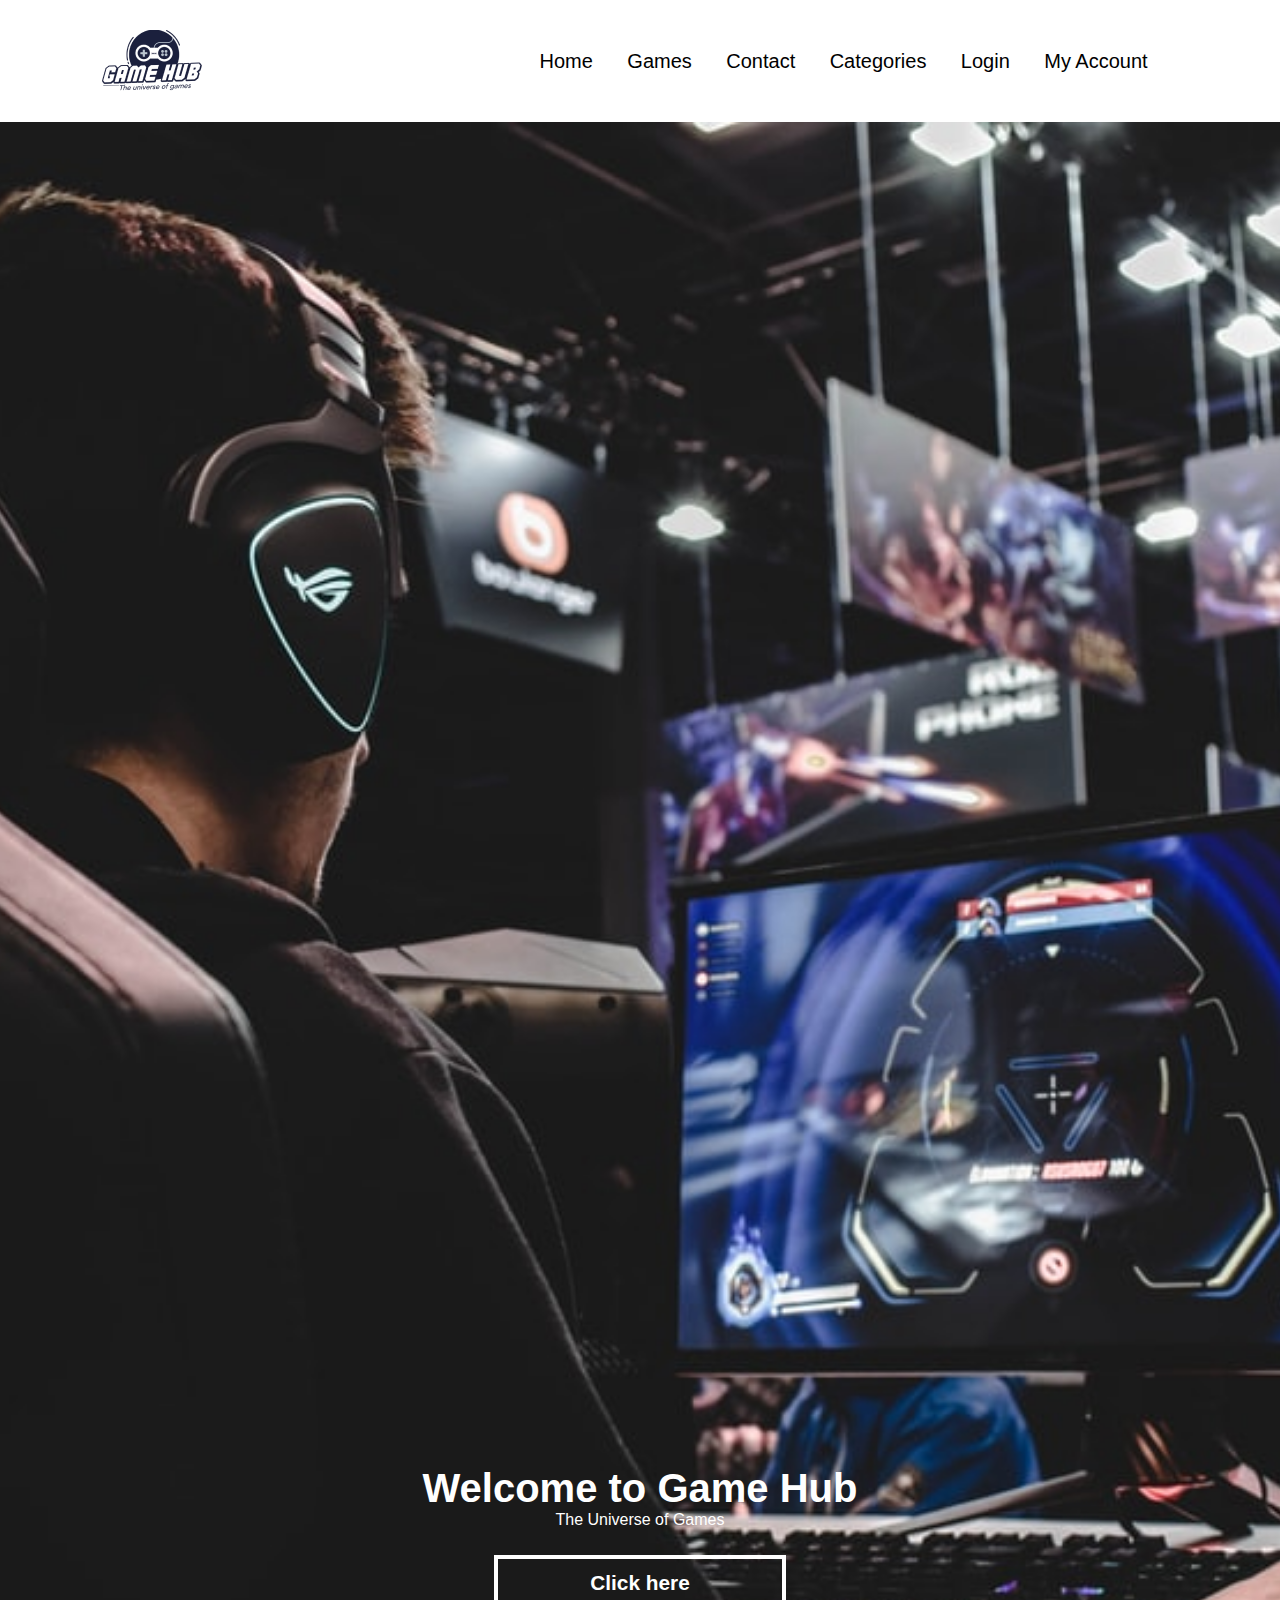
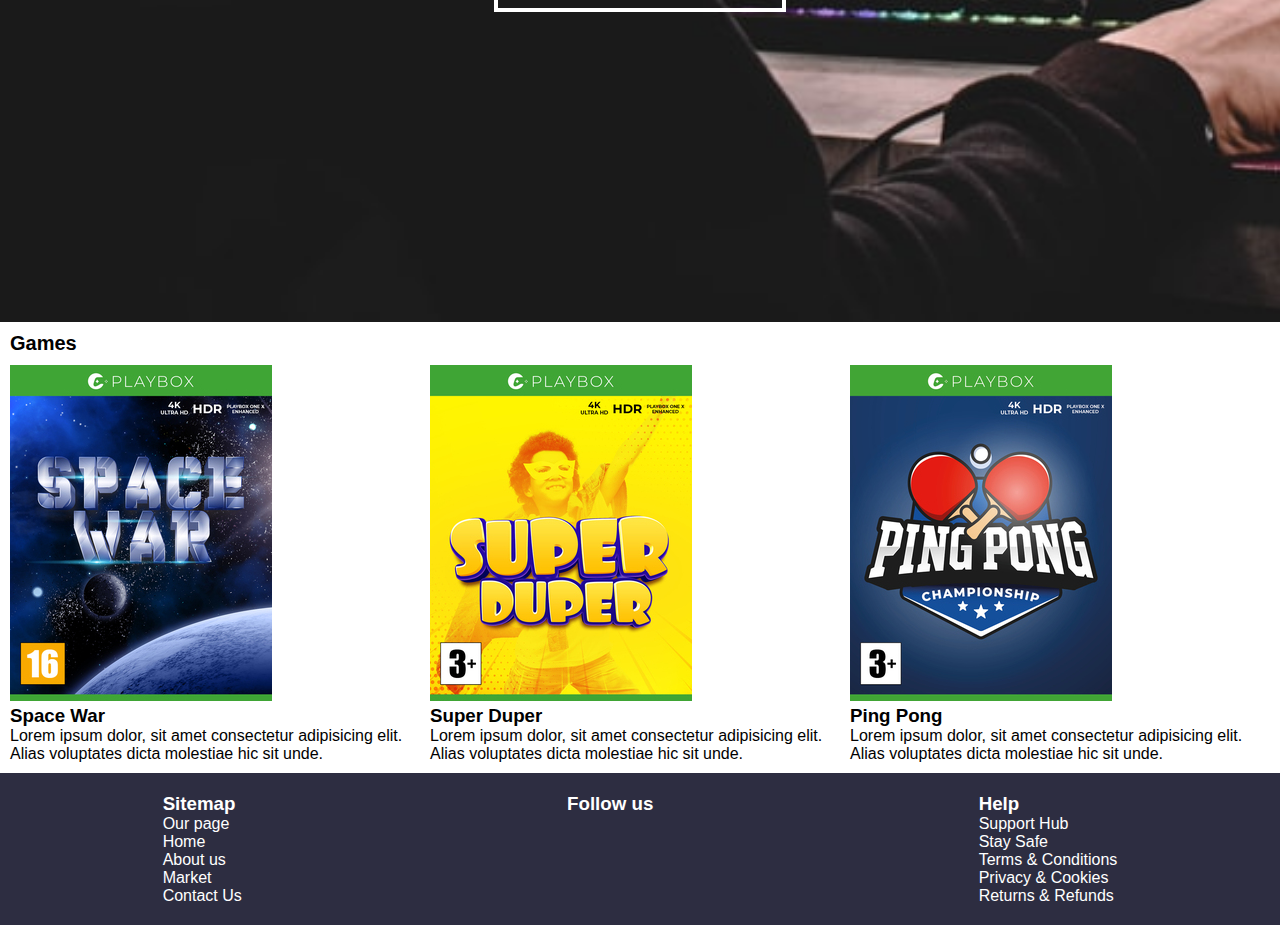
<file: index.html>
<!DOCTYPE html>
<html lang="en">
  <head>
    <meta charset="UTF-8" />
    <meta name="viewport" content="width=device-width, initial-scale=1.0" />
    <title>GameHub</title>
    <link
      rel="stylesheet"
      href="https://cdnjs.cloudflare.com/ajax/libs/font-awesome/6.0.0-beta2/css/all.min.css"
      integrity="sha512-YWzhKL2whUzgiheMoBFwW8CKV4qpHQAEuvilg9FAn5VJUDwKZZxkJNuGM4XkWuk94WCrrwslk8yWNGmY1EduTA=="
      crossorigin="anonymous"
      referrerpolicy="no-referrer"
    />
    <link rel="stylesheet" href="./css/styles.css" />
  </head>
  <body>
    <header class="container">
      <div class="navbar">
        <img src="./img/game-hub-Logo.png" class="logo" />
        <nav>
          <ul id="menuList">
            <li><a href="index.html">Home</a></li>
            <li><a href="games.html">Games</a></li>
            <li><a href="contact.html">Contact</a></li>
            <li><a href="product.html">Categories</a></li>
            <li><a href="login.html">Login</a></li>
            <li><a href="signup.html">My Account</a></li>
          </ul>
        </nav>
        <img src="./img/Menu.svg" class="menu-icon" />
      </div>
    </header>
    <section class="section-hero">
      <div class="hero">
         <div class="hero-text-box">
            <h1>Welcome to Game Hub</h1>
            <p>The Universe of Games</p>
            <a class="btn1" href="#">Click here</a>
         </div>
   </section>
   <section class="call-to-action">
     <h2>Games</h2>
     <div class="row">
       <div>
        <img src="./img/space-war.png" alt="an image of space war game">
         <h3>Space War</h3>
         <p>Lorem ipsum dolor, sit amet consectetur adipisicing elit. Alias voluptates dicta molestiae hic sit unde.</p>
       </div>
       <div>
        <img src="./img/super-duper.png" alt="an image of superduper game ">
        <h3>Super Duper</h3>
        <p>Lorem ipsum dolor, sit amet consectetur adipisicing elit. Alias voluptates dicta molestiae hic sit unde.</p>
      </div>
      <div>
        <img src="./img/ping-pong.png" alt="an image of pingpong game">
        <h3>Ping Pong</h3>
        <p>Lorem ipsum dolor, sit amet consectetur adipisicing elit. Alias voluptates dicta molestiae hic sit unde.</p>
      </div>
     </div>
     <!--
     <table cellpadding="10px" cellspacing="50px" style="width: 100%;">
       <thead>
       <th>
          <img src="./img/space-war.png" alt="an image of space war game">
        </th>
        <th>
          <img src="./img/super-duper.png" alt="an image of superduper game ">
        </th>
        <th>
          <img src="./img/ping-pong.png" alt="an image of pingpong game">
        </th>
      </thead>
     </table>--> 
   </section>
   <footer class="footer">
    <div>
       <h3>Sitemap</h3>
       <p>Our page</p>
       <p>Home</p>
       <p>About us</p>
       <p>Market</p>
       <p>Contact Us</p>
    </div>
    <div>
       <h3>Follow us</h3>
       <ul class="social-list">
          <li>
             <a href="#" target="_blank">
               <i class="fab fa-facebook-square"></i>
              </a>
          </li>
          <li>
             <a href="#" target="_blank">
               <i class="fab fa-twitter-square"></i></a>
          </li>
          <li>
             <a href="#" target="_blank">
               <i class="fab fa-instagram-square"></i></a>
          </li>
       </ul>
    </div>
    <div>
       <h3>Help</h3>
       <p>Support Hub</p>
       <p>Stay Safe</p>
       <p>Terms & Conditions</p>
       <p>Privacy & Cookies</p>
       <p>Returns & Refunds</p>
    </div>
 </footer>
  </body>
</html>
</file>
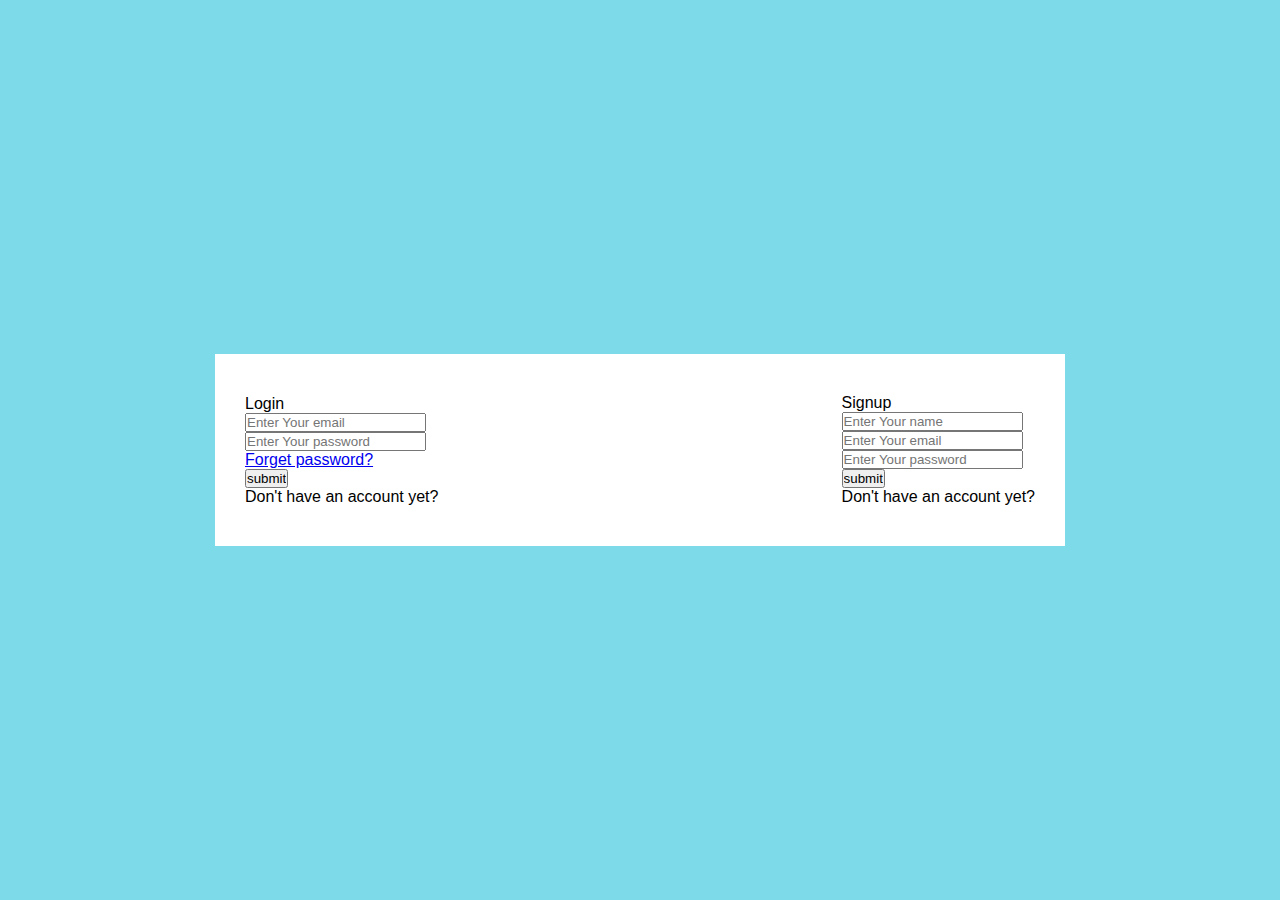
<file: account.html>
<html lang="en">
  <head>
    <meta charset="UTF-8" />
    <meta http-equiv="X-UA-Compatible" content="IE=edge" />
    <meta name="viewport" content="width=device-width, initial-scale=1.0" />
    <title>Login page And Registration form</title>
    <link rel="stylesheet" href="./css/account.css" />
  </head>
  <body>
    <div class="container">
      <form action="#">
        <div class="form-content">
          <div class="login-form">
            <div class="title">Login</div>
            <div class="input-boxes">
              <div class="input-box">
                <input type="text" placeholder="Enter Your email " required />
              </div>
              <div class="input-box">
                <input type="password"" placeholder="Enter Your password "
                required />
              </div>
              <div class="text"><a href="#">Forget password?</a></div>
              <div class="button input-box">
                <input type="submit" value="submit" />
              </div>
              <div class="text">
                Don't have an account yet? <label for="Signup now"></label>
              </div>
            </div>
          </div>
          <div class="signup-form">
            <div class="title">Signup</div>
            <div class="input-boxes">
              <div class="input-box">
                <input type="text" placeholder="Enter Your name " required />
              </div>
              <div class="input-box">
                <input type="text" placeholder="Enter Your email " required />
              </div>
              <div class="input-box">
                <input type="password"" placeholder="Enter Your password "
                required />
              </div>
              <div class="button input-box">
                <input type="submit" value="submit" />
              </div>
              <div class="text">
                Don't have an account yet? <label for="Signup now"></label>
              </div>
            </div>
          </div>
        </div>
      </form>
    </div>
  </body>
</html>
</file>
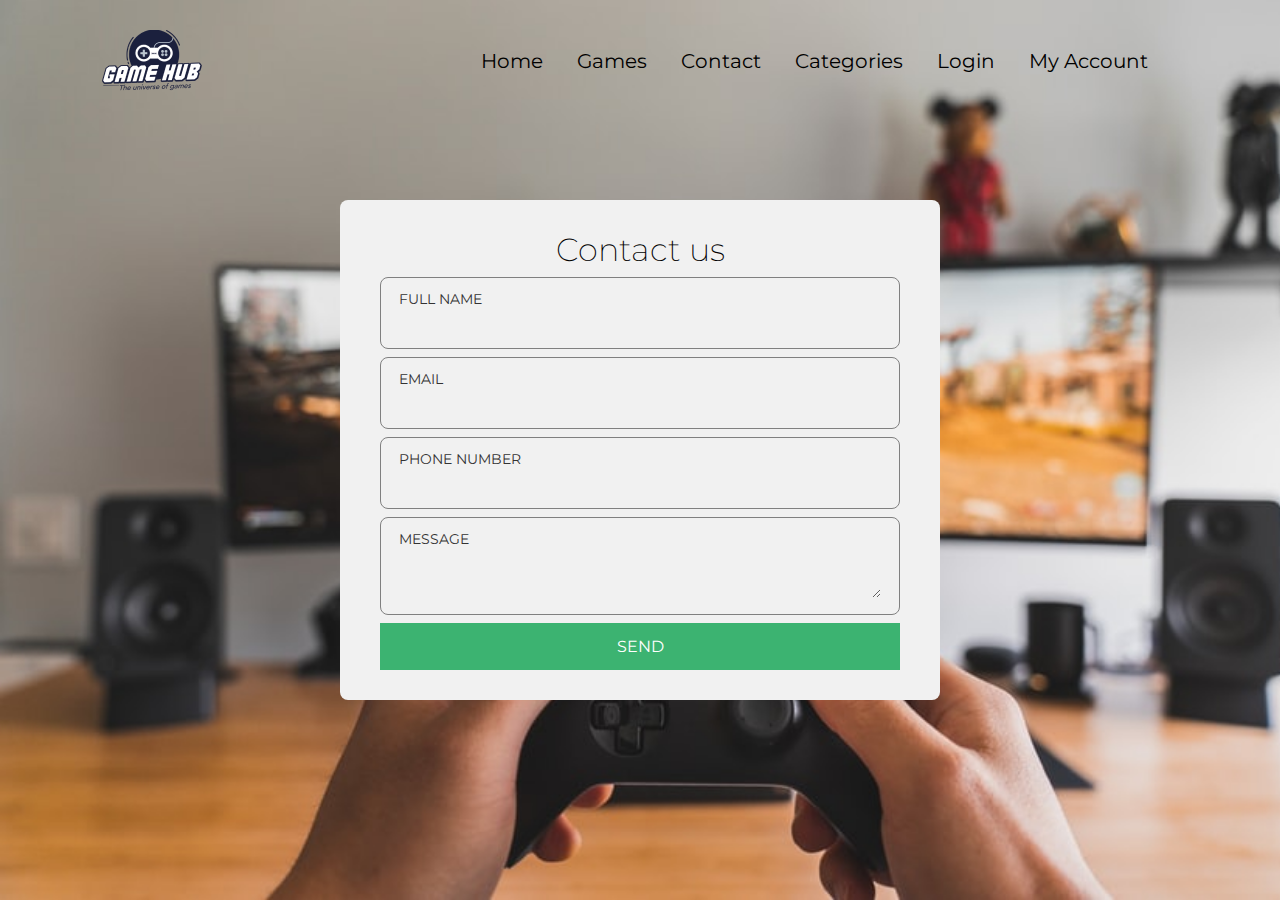
<file: contact.html>
<!DOCTYPE html>
<html lang="en">
  <head>
    <meta charset="UTF-8" />
    <meta name="viewport" content="width=device-width, initial-scale=1.0" />
    <title>Contact</title>
    <link rel="preconnect" href="https://fonts.googleapis.com" />
    <link rel="preconnect" href="https://fonts.gstatic.com" crossorigin />
    <link
      href="https://fonts.googleapis.com/css2?family=Merriweather:wght@300&family=Montserrat&display=swap"
      rel="stylesheet"
    />
    <link rel="stylesheet" href="./css/contact.css" />
  </head>
  <header class="container">
    <div class="navbar">
      <img src="./img/game-hub-Logo.png" class="logo" />
      <nav>
        <ul id="menuList">
          <li><a href="index.html">Home</a></li>
          <li><a href="games.html">Games</a></li>
          <li><a href="contact.html">Contact</a></li>
          <li><a href="product.html">Categories</a></li>
          <li><a href="login.html">Login</a></li>
          <li><a href="signup.html">My Account</a></li>
        </ul>
      </nav>
      <img src="./img/Menu.svg" class="menu-icon" />
    </div>
  </header>
  <body>
    <div class="contact-form">
      <h1>Contact us</h1>
      <div class="contact">
        <label>Full Name</label>
        <input type="text" name="" value="" placeholder="" />
      </div>
      <div class="contact">
        <label>Email</label>
        <input type="text" name="" value="" placeholder="" />
      </div>
      <div class="contact">
        <label>Phone Number</label>
        <input type="text" name="" value="" placeholder="" />
      </div>
      <div class="contact">
        <label>Message</label>
        <textarea></textarea>
      </div>
      <a class="btn">Send</a>
    </div>
  </body>
</html>
</file>
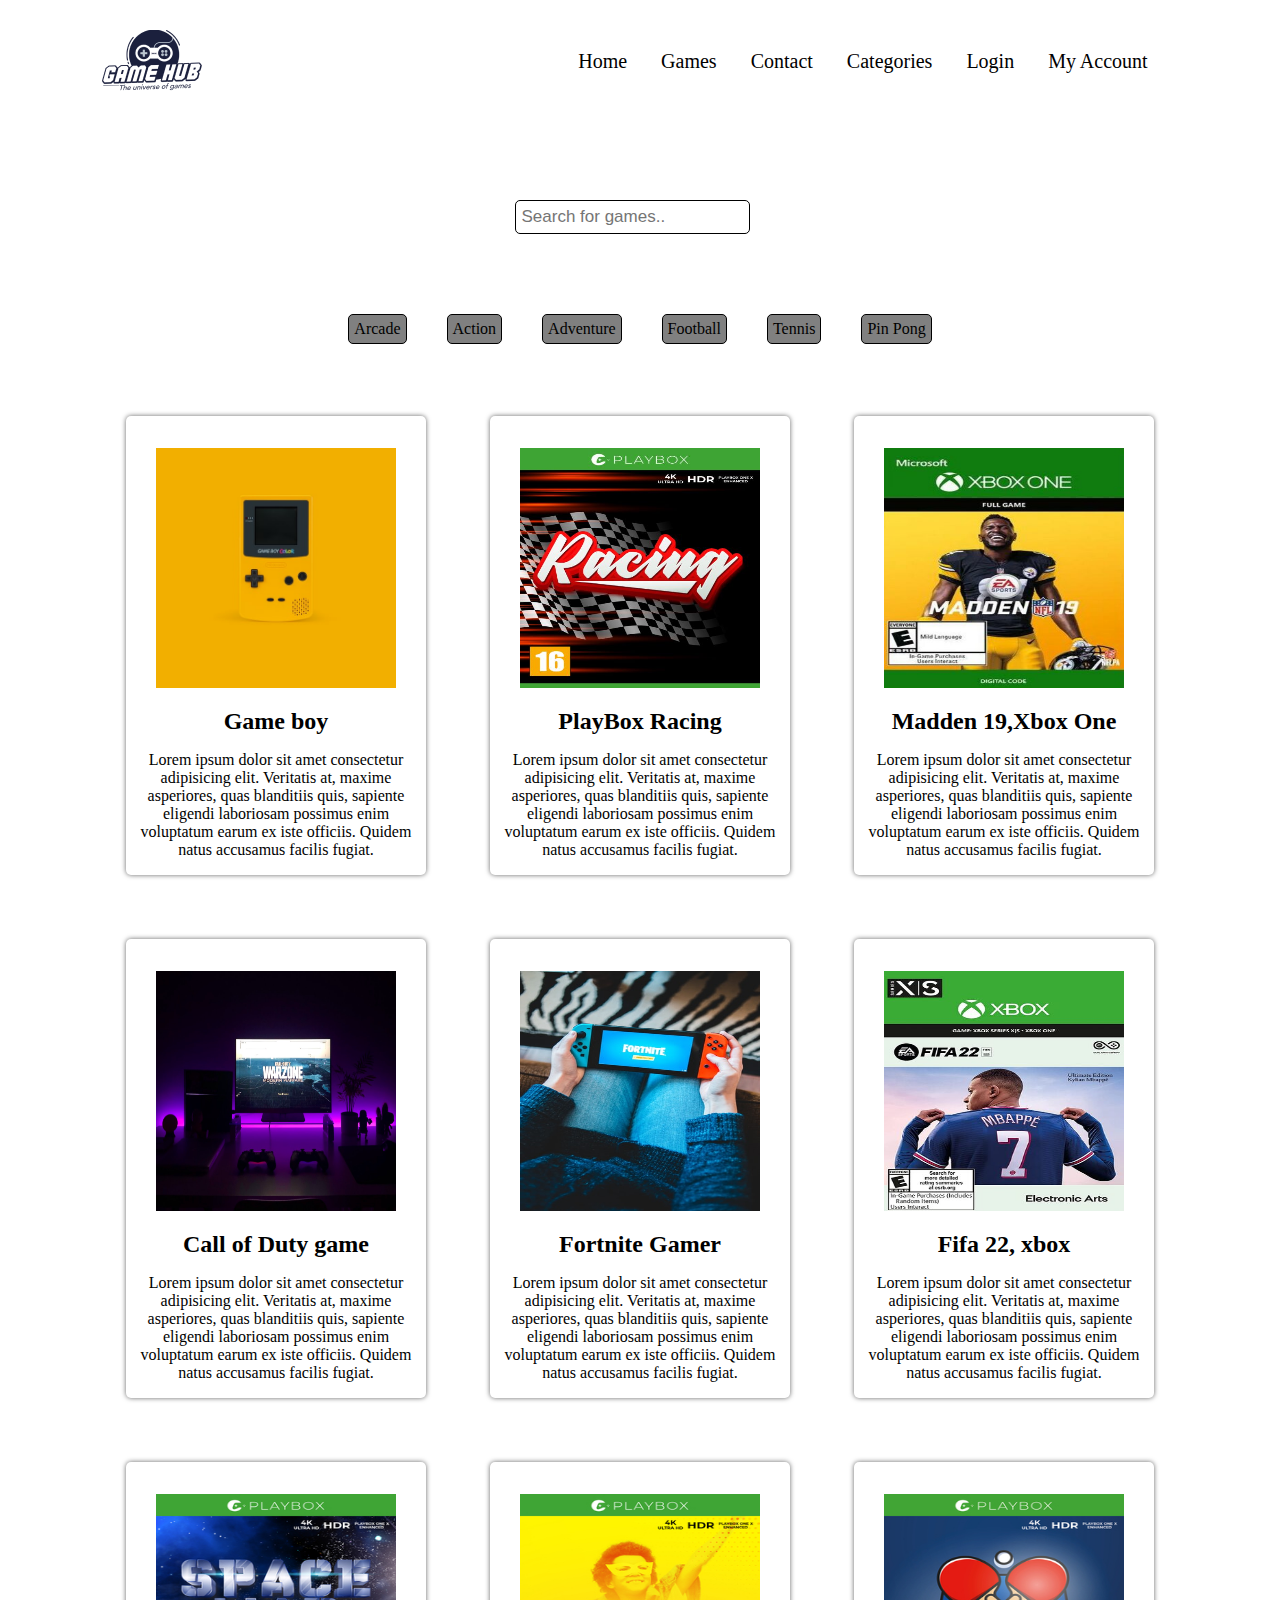
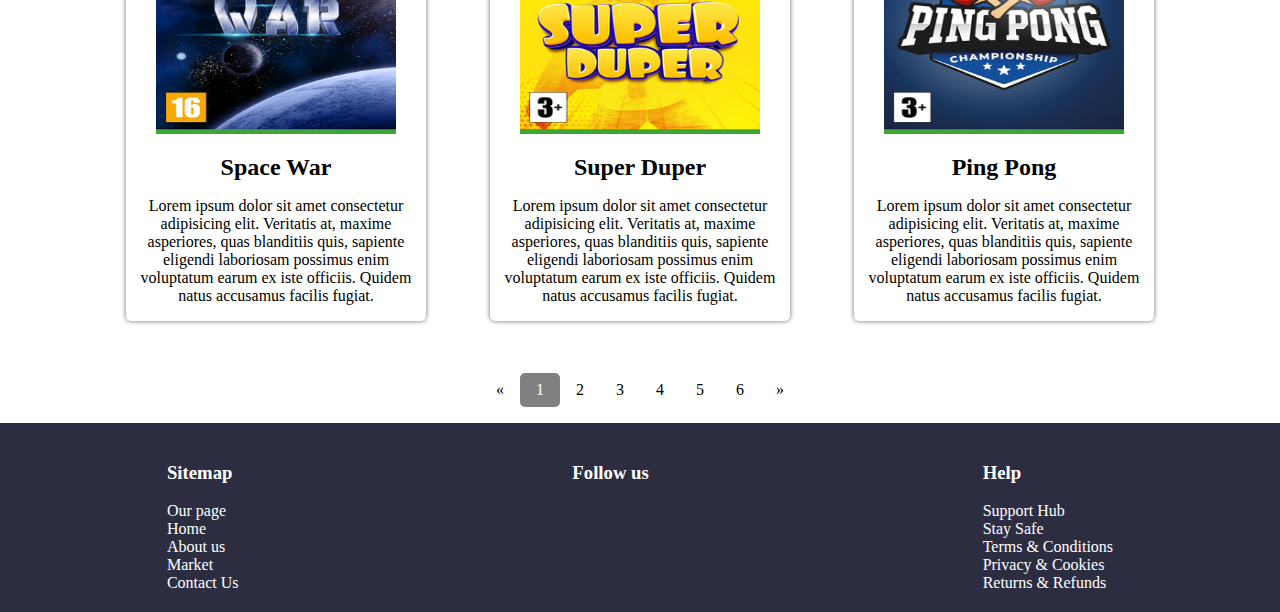
<file: games.html>
<!DOCTYPE html>
<html lang="en">
  <head>
    <meta charset="UTF-8" />
    <meta name="viewport" content="width=device-width, initial-scale=1.0" />
    <title>Cards</title>
    <link rel="stylesheet" href="./css/games.css" />
  </head>
  <body>
    <header class="container">
      <div class="navbar">
        <img src="./img/game-hub-Logo.png" class="logo" />
        <nav>
          <ul id="menuList">
            <li><a href="index.html">Home</a></li>
            <li><a href="games.html">Games</a></li>
            <li><a href="contact.html">Contact</a></li>
            <li><a href="product.html">Categories</a></li>
            <li><a href="login.html">Login</a></li>
            <li><a href="signup.html">My Account</a></li>
          </ul>
        </nav>
        <img src="./img/Menu.svg" class="menu-icon" />
      </div>
    </header>
    <div class="search">
      <input type="text" placeholder="Search for games.." />
    </div>
    <div class="type">
      <p>Arcade</p>
      <p>Action</p>
      <p>Adventure</p>
      <p>Football</p>
      <p>Tennis</p>
      <p>Pin Pong</p>
    </div>
    <div class="games">
      <div class="row">
        <div class="card-01">
          <img
            class="card"
            src="./img/game-boy.png"
            alt="picture of yellow gameboy"
          />
          <h2>Game boy</h2>
          <p>
            Lorem ipsum dolor sit amet consectetur adipisicing elit. Veritatis
            at, maxime asperiores, quas blanditiis quis, sapiente eligendi
            laboriosam possimus enim voluptatum earum ex iste officiis. Quidem
            natus accusamus facilis fugiat.
          </p>
        </div>
        <div class="card-01">
          <img
            class="card"
            src="./img/Racing.jpg"
            alt="an image of playbox racing"
          />
          <h2>PlayBox Racing</h2>
          <p>
            Lorem ipsum dolor sit amet consectetur adipisicing elit. Veritatis
            at, maxime asperiores, quas blanditiis quis, sapiente eligendi
            laboriosam possimus enim voluptatum earum ex iste officiis. Quidem
            natus accusamus facilis fugiat.
          </p>
        </div>
        <div class="card-01">
          <img
            class="card"
            src="./img/mad-den.jpeg"
            alt="An image of a player"
          />
          <h2>Madden 19,Xbox One</h2>
          <p>
            Lorem ipsum dolor sit amet consectetur adipisicing elit. Veritatis
            at, maxime asperiores, quas blanditiis quis, sapiente eligendi
            laboriosam possimus enim voluptatum earum ex iste officiis. Quidem
            natus accusamus facilis fugiat.
          </p>
        </div>
      </div>
      <div class="row">
        <div class="card-01">
          <img
            class="card"
            src="./img/call-duty.png"
            alt="an image of call-duty game"
          />
          <h2>Call of Duty game</h2>
          <p>
            Lorem ipsum dolor sit amet consectetur adipisicing elit. Veritatis
            at, maxime asperiores, quas blanditiis quis, sapiente eligendi
            laboriosam possimus enim voluptatum earum ex iste officiis. Quidem
            natus accusamus facilis fugiat.
          </p>
        </div>
        <div class="card-01">
          <img
            class="card"
            src="./img/fortnite-game.png"
            alt="a hand playing game"
          />
          <h2>Fortnite Gamer</h2>
          <p>
            Lorem ipsum dolor sit amet consectetur adipisicing elit. Veritatis
            at, maxime asperiores, quas blanditiis quis, sapiente eligendi
            laboriosam possimus enim voluptatum earum ex iste officiis. Quidem
            natus accusamus facilis fugiat.
          </p>
        </div>
        <div class="card-01">
          <img class="card" src="./img/Fifa-22.jpeg" alt="picture of Mbappe" />
          <h2>Fifa 22, xbox</h2>
          <p>
            Lorem ipsum dolor sit amet consectetur adipisicing elit. Veritatis
            at, maxime asperiores, quas blanditiis quis, sapiente eligendi
            laboriosam possimus enim voluptatum earum ex iste officiis. Quidem
            natus accusamus facilis fugiat.
          </p>
        </div>
      </div>
      <div class="row">
        <div class="card-01">
          <img
            class="card"
            src="./img/space-war.png"
            alt="an image of space war"
          />
          <h2>Space War</h2>
          <p>
            Lorem ipsum dolor sit amet consectetur adipisicing elit. Veritatis
            at, maxime asperiores, quas blanditiis quis, sapiente eligendi
            laboriosam possimus enim voluptatum earum ex iste officiis. Quidem
            natus accusamus facilis fugiat.
          </p>
        </div>
        <div class="card-01">
          <img
            class="card"
            src="./img/super-duper.png"
            alt="an image of super war"
          />
          <h2>Super Duper</h2>
          <p>
            Lorem ipsum dolor sit amet consectetur adipisicing elit. Veritatis
            at, maxime asperiores, quas blanditiis quis, sapiente eligendi
            laboriosam possimus enim voluptatum earum ex iste officiis. Quidem
            natus accusamus facilis fugiat.
          </p>
        </div>
        <div class="card-01">
          <img
            class="card"
            src="./img/ping-pong.png"
            alt="an image of ping pong"
          />
          <h2>Ping Pong</h2>
          <p>
            Lorem ipsum dolor sit amet consectetur adipisicing elit. Veritatis
            at, maxime asperiores, quas blanditiis quis, sapiente eligendi
            laboriosam possimus enim voluptatum earum ex iste officiis. Quidem
            natus accusamus facilis fugiat.
          </p>
        </div>
      </div>
    </div>
    <div class="pagination">
      <a href="#">&laquo;</a>
      <a href="#" class="active">1</a>
      <a href="#">2</a>
      <a href="#">3</a>
      <a href="#">4</a>
      <a href="#">5</a>
      <a href="#">6</a>
      <a href="#">&raquo;</a>
    </div>
    <footer class="footer">
      <div>
        <h3>Sitemap</h3>
        <p>Our page</p>
        <p>Home</p>
        <p>About us</p>
        <p>Market</p>
        <p>Contact Us</p>
      </div>
      <div>
        <h3>Follow us</h3>
        <ul class="social-list">
          <li>
            <a href="#" target="_blank">
              <i class="fab fa-facebook-square"></i
            ></a>
          </li>
          <li>
            <a href="#" target="_blank">
              <i class="fab fa-twitter-square"></i
            ></a>
          </li>
          <li>
            <a href="#" target="_blank">
              <i class="fab fa-instagram-square"></i
            ></a>
          </li>
        </ul>
      </div>
      <div>
        <h3>Help</h3>
        <p>Support Hub</p>
        <p>Stay Safe</p>
        <p>Terms & Conditions</p>
        <p>Privacy & Cookies</p>
        <p>Returns & Refunds</p>
      </div>
    </footer>
  </body>
</html>
</file>
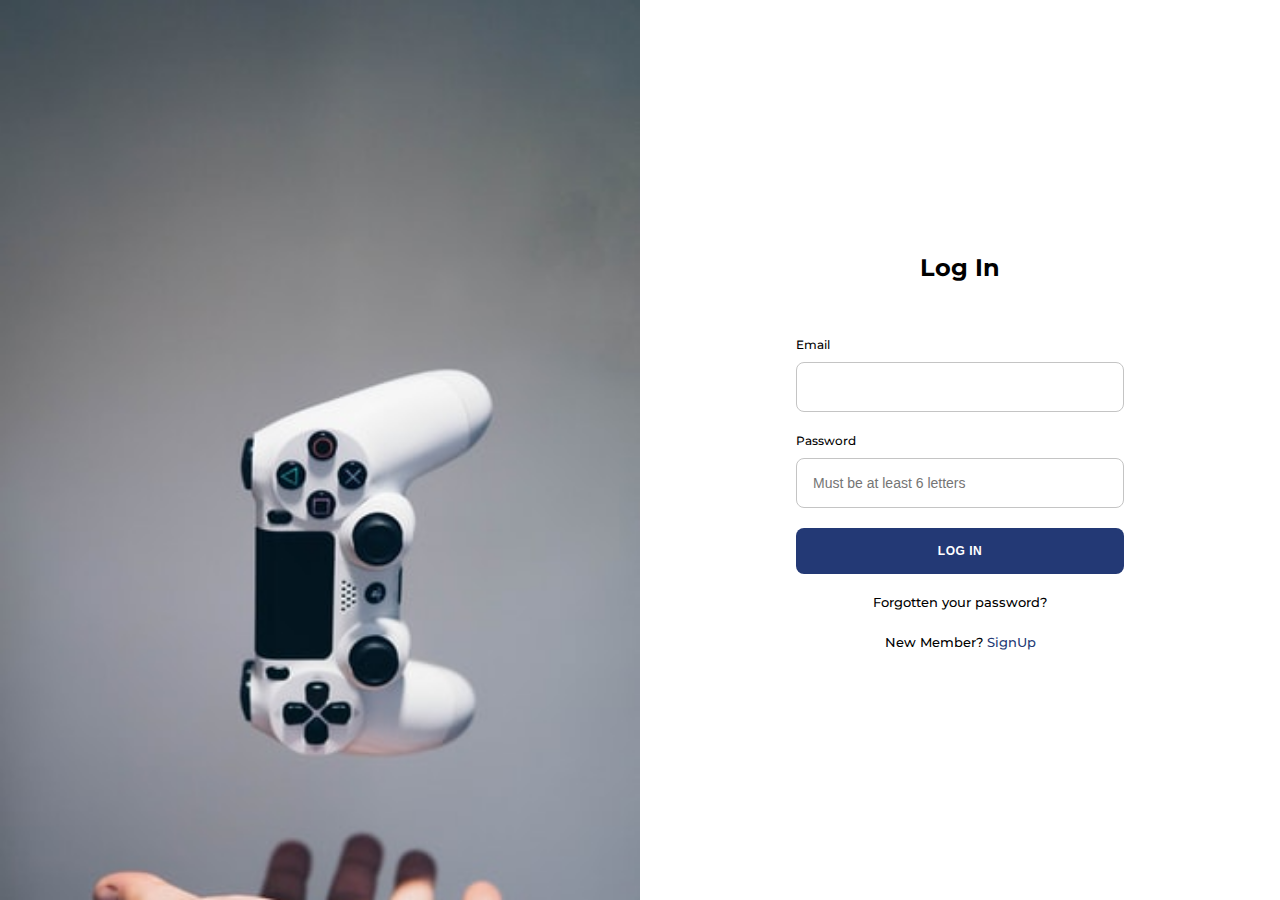
<file: login.html>
<!DOCTYPE html>
<html lang="en">
  <head>
    <!--Google Fonts-->
    <link rel="preconnect" href="https://fonts.googleapis.com" />
    <link rel="preconnect" href="https://fonts.gstatic.com" crossorigin />
    <link
      href="https://fonts.googleapis.com/css2?family=Merriweather:wght@300&family=Montserrat&display=swap"
      rel="stylesheet"
    />
    <!-- font awesome -->
    <link
      rel="stylesheet"
      href="https://use.fontawesome.com/releases/v5.15.3/css/all.css"
      integrity="sha384-SZXxX4whJ79/gErwcOYf+zWLeJdY/qpuqC4cAa9rOGUstPomtqpuNWT9wdPEn2fk"
      crossorigin="anonymous"
    />
    <meta charset="UTF-8" />
    <meta name="viewport" content="width=device-width, initial-scale=1.0" />
    <title>Login Page</title>
    <link rel="stylesheet" href="./css/login.css" />
  </head>
  <body>
    <div class="divide-screen">
      <div class="left-hand"></div>
      <div class="right-hand">
        <form>
          <section class="log">
            <h2>Log In</h2>
          </section>
          <div class="input-contain email">
            <label for="email">Email</label>
            <input id="email" name="email" type="email" />
          </div>
          <div class="input-contain password">
            <label for="password">Password</label>
            <input
              id="password"
              name="password"
              type="password"
              placeholder="Must be at least 6 letters"
            />
            <i class="far fa-eye-slash"></i>
          </div>
          <button class="login-btn" type="submit">Log In</button>
          <section class="copy legal">
            <p><span class="pw">Forgotten your password?</span></p>
            <p>
              <span class="pw"
                >New Member?
                <a href="signup.html">SignUp</a>
              </span>
            </p>
          </section>
        </form>
      </div>
    </div>
  </body>
</html>
</file>
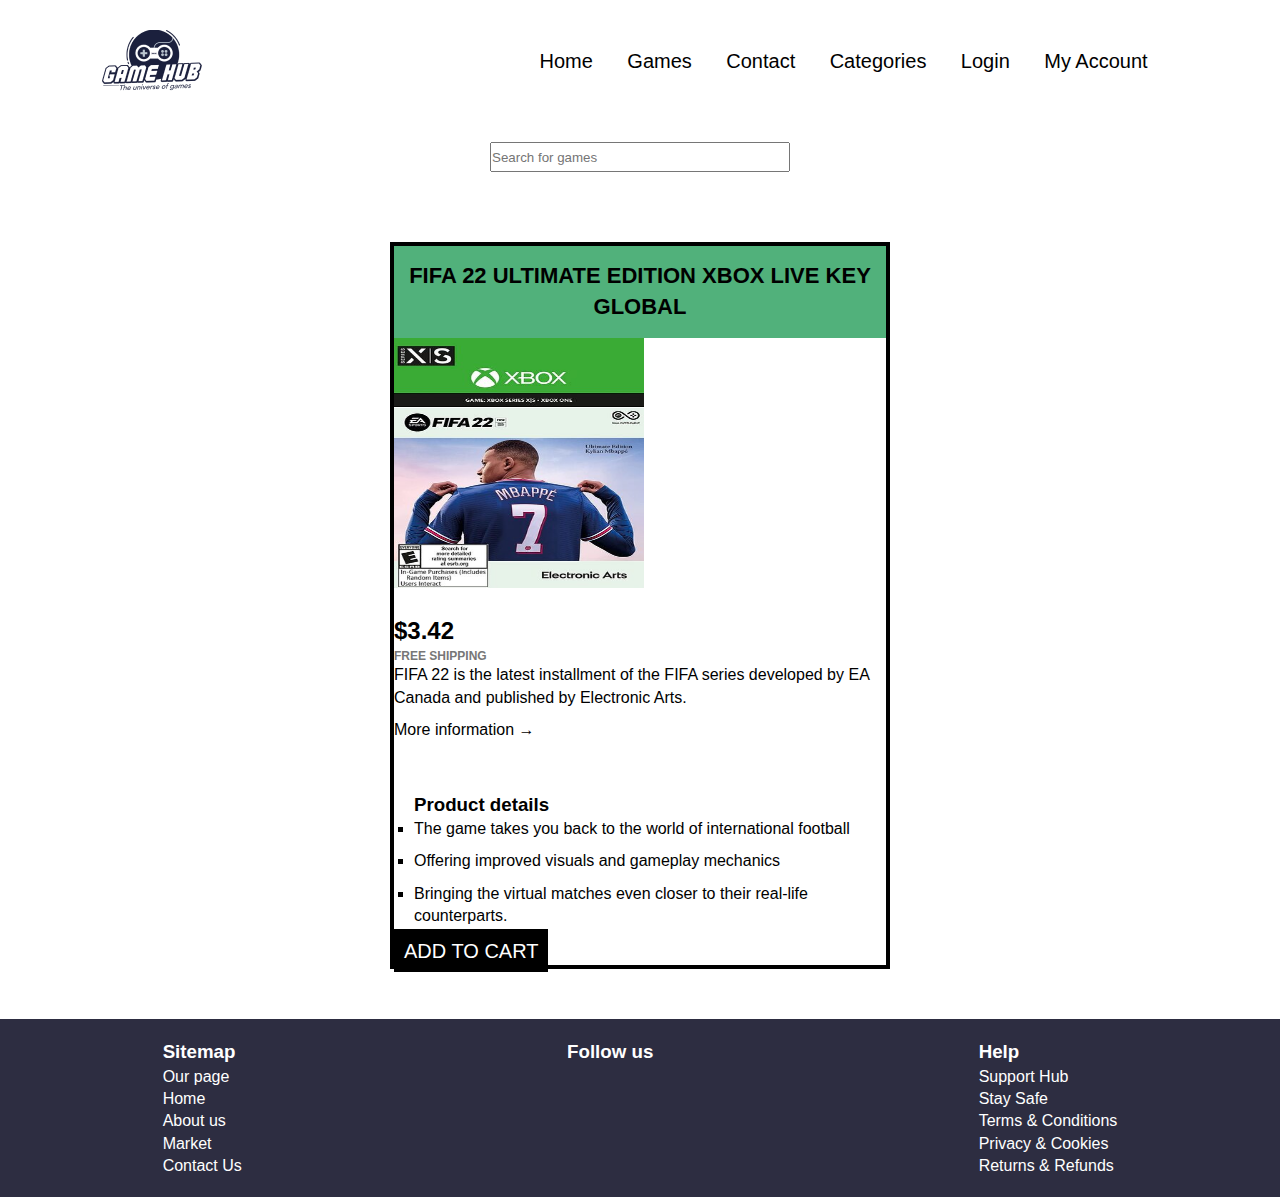
<file: product.html>
<!DOCTYPE html>
<html lang="en">
  <head>
    <meta charset="UTF-8" />
    <meta http-equiv="X-UA-Compatible" content="IE=edge" />
    <meta name="viewport" content="width=device-width, initial-scale=1.0" />
    <title>product page</title>
    <link rel="stylesheet" href="./css/product.css" />
  </head>
  <body>
    <header class="container">
      <div class="navbar">
        <img src="./img/game-hub-Logo.png" class="logo" />
        <nav>
          <ul id="menuList">
            <li><a href="index.html">Home</a></li>
            <li><a href="games.html">Games</a></li>
            <li><a href="contact.html">Contact</a></li>
            <li><a href="product.html">Categories</a></li>
            <li><a href="login.html">Login</a></li>
            <li><a href="signup.html">My Account</a></li>
          </ul>
        </nav>
        <img src="./img/Menu.svg" class="menu-icon" />
      </div>
    </header>
    <div class="search">
      <input type="search" placeholder="Search for games" />
    </div>
    <section class="product">
      <h2 class="product-title">
        FIFA 22 Ultimate Edition XBOX LIVE Key GLOBAL
      </h2>
      <img
        src="./img/Fifa-22.jpeg"
        alt="Fifa22"
        height="250px"
        width="250px"
        class="product-img"
      />
      <div class="product-info">
        <p class="price">
          <strong>$3.42</strong>
        </p>
        <p class="shipping">Free shipping</p>
        <p />
        <p class="product-description">
          FIFA 22 is the latest installment of the FIFA series developed by EA
          Canada and published by Electronic Arts.
        </p>
        <a href="https://www.eneba.com/" target="_blank" class="more-info"
          >More information &rarr;</a
        >
      </div>
      <div class="product-details">
        <h3 class="details-list">Product details</h3>
        <ul class="details-list">
          <li>
            The game takes you back to the world of international football
          </li>
          <li>Offering improved visuals and gameplay mechanics</li>
          <li>
            Bringing the virtual matches even closer to their real-life
            counterparts.
          </li>
        </ul>
      </div>
      <a class="add-cart">Add to Cart</a>
    </section>
    <footer class="footer">
      <div>
        <h3>Sitemap</h3>
        <p>Our page</p>
        <p>Home</p>
        <p>About us</p>
        <p>Market</p>
        <p>Contact Us</p>
      </div>
      <div>
        <h3>Follow us</h3>
        <ul class="social-list">
          <li>
            <a href="#" target="_blank">
              <i class="fab fa-facebook-square"></i
            ></a>
          </li>
          <li>
            <a href="#" target="_blank">
              <i class="fab fa-twitter-square"></i
            ></a>
          </li>
          <li>
            <a href="#" target="_blank">
              <i class="fab fa-instagram-square"></i
            ></a>
          </li>
        </ul>
      </div>
      <div>
        <h3>Help</h3>
        <p>Support Hub</p>
        <p>Stay Safe</p>
        <p>Terms & Conditions</p>
        <p>Privacy & Cookies</p>
        <p>Returns & Refunds</p>
      </div>
    </footer>
  </body>
</html>
</file>
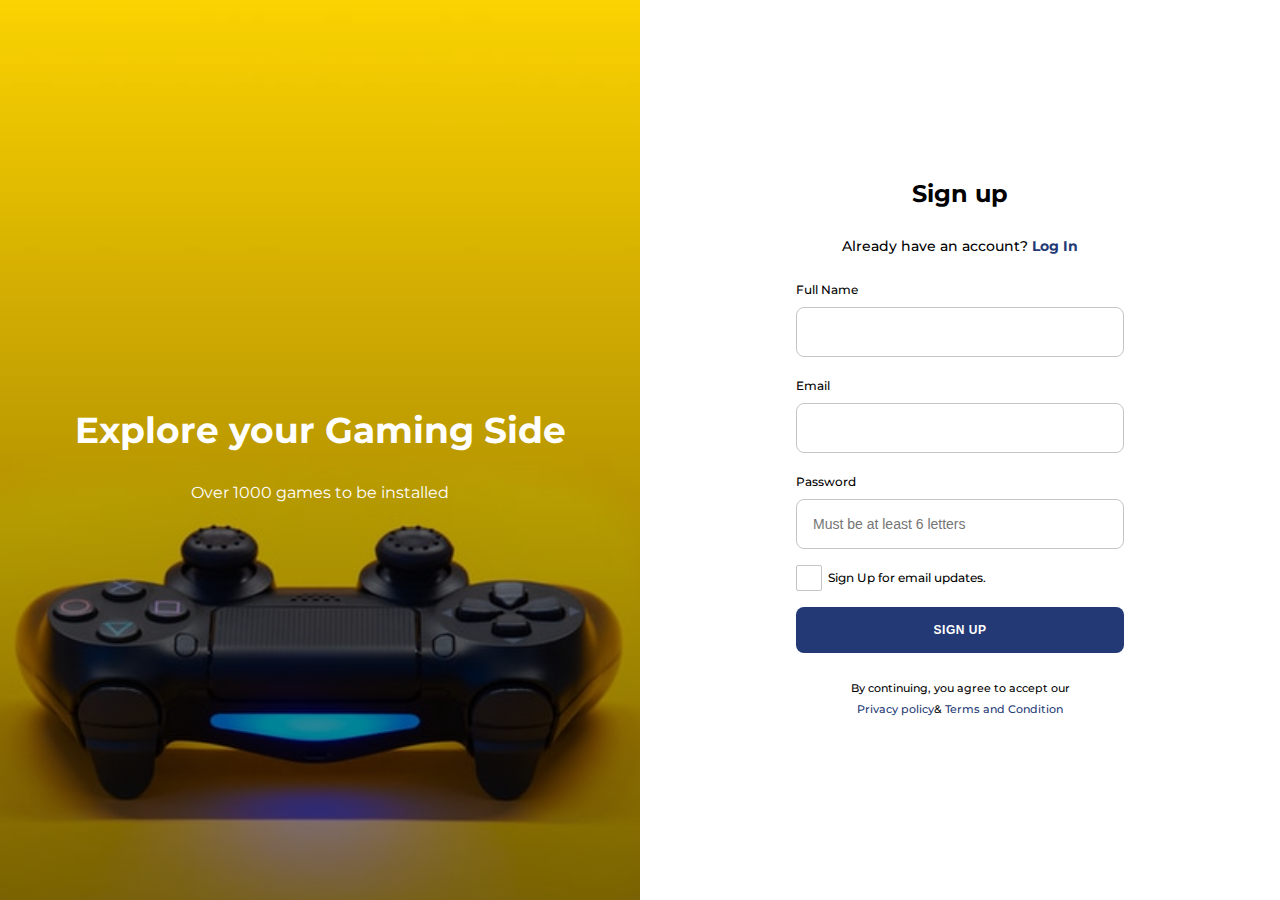
<file: signup.html>
<!DOCTYPE html>
<html lang="en">
  <head>
    <meta charset="UTF-8" />

    <meta name="viewport" content="width=device-width, initial-scale=1.0" />
    <title>Sign up Page</title>
    <!--Google Fonts-->
    <link rel="preconnect" href="https://fonts.googleapis.com" />
    <link rel="preconnect" href="https://fonts.gstatic.com" crossorigin />
    <link
      href="https://fonts.googleapis.com/css2?family=Merriweather:wght@300&family=Montserrat&display=swap"
      rel="stylesheet"
    />
    <!-- font awesome -->
    <link
      rel="stylesheet"
      href="https://use.fontawesome.com/releases/v5.15.3/css/all.css"
      integrity="sha384-SZXxX4whJ79/gErwcOYf+zWLeJdY/qpuqC4cAa9rOGUstPomtqpuNWT9wdPEn2fk"
      crossorigin="anonymous"
    />
    <!--css-->
    <link rel="stylesheet" href="./css/signup.css" />
  </head>
  <body>
    <div class="split-screen">
      <div class="left">
        <section class="copy">
          <h1>Explore your Gaming Side</h1>
          <p>Over 1000 games to be installed</p>
        </section>
      </div>
      <div class="right">
        <form>
          <section class="copy">
            <h2>Sign up</h2>
            <div class="login-container">
              <p>
                Already have an account?
                <a href="login.html"> <strong>Log In</strong></a>
              </p>
            </div>
          </section>
          <div class="input-container name">
            <label for="fname">Full Name</label>
            <input id="fname" name="fname" type="text" />
          </div>
          <div class="input-container email">
            <label for="email">Email</label>
            <input id="email" name="email" type="email" />
          </div>
          <div class="input-container password">
            <label for="password">Password</label>
            <input
              id="password"
              name="password"
              type="password"
              placeholder="Must be at least 6 letters"
            />
            <i class="far fa-eye-slash"></i>
          </div>

          <div class="input-container cta">
            <label class="checkbox-container">
              <input type="checkbox" />
              <span class="checkmark"></span>
              Sign Up for email updates.
            </label>
          </div>
          <button class="signup-btn" type="submit">Sign Up</button>
          <section class="copy legal">
            <p>
              <span class="small"
                >By continuing, you agree to accept our <br /><a href="">
                  Privacy policy</a
                >&amp; <a href="#"> Terms and Condition</a></span
              >
            </p>
          </section>
        </form>
      </div>
    </div>
  </body>
</html>
</file>
<file: css/styles.css>
* {
  margin: 0;
  padding: 0;
  font-family: 'Montserrat', sans-serif;
}
.container {
  width: 100%;
  padding-left: 8%;
  padding-right: 8%;
  box-sizing: border-box;
  overflow: hidden;
}
.navbar {
  width: 100%;
  display: flex;
  align-items: center;
}
.logo {
  width: 100px;
  cursor: pointer;
  margin: 30px 0;
}
.menu-icon {
  width: 25px;
  cursor: pointer;
  display: none;
}
nav {
  flex: 1;
  text-align: right;
}

nav ul li {
  list-style: none;
  display: inline-block;
  margin-right: 30px;
}
nav ul li a {
  text-decoration: none;
  font-size: 20px;
  color: #000;
}
nav ul li a:hover {
  color: #ff5ea2;
}
.hero {
  background-image: url(../img/game-hub.png);
  height: 112.5em;
  background-position: center;
  background-repeat: no-repeat;
  object-fit: cover;
  background-size: cover;
  position: relative;
}
.hero-text-box {
  text-align: center;
  position: absolute;
  width: 100%;
  margin-top: 84em;
}
h1 {
  font-size: 2.5em;
  font-family: 'Roboto', sans-serif;
  color: #fff;
  font-weight: bolder;
}
.hero-text-box p {
  color: #fff;
}
a {
  margin-top: 1.25em;
  font-size: 1.3em;
  font-family: 'Montserrat', sans-serif;
}
.btn1 {
  display: inline-block;
  width: 12.5em;
  font-weight: bold;
  padding: 0.6em;
  color: #fff;
  border: 4px solid #fff;
  text-align: center;
  margin: 1.25em;
  outline: none;
  text-decoration: none;
  transition: background-color 0.2s ease-out, color 0.2s ease-out;
}
.btn1:hover,
.btn1:active {
  background-color: #fff;
  color: #000;
  transition: background-color 0.3s ease-in, color 0.3s ease-in;
}
.call-to-action h2 {
  font-size: 20px;
  margin: 10px;
  font-weight: bold;
}
.row {
  display: grid;
  grid-template-columns: auto auto auto;
  flex-direction: row;
  flex-wrap: nowrap;
  justify-content: space-between;
  margin: 10px;
}
footer {
  background-color: rgb(45, 45, 65);
  display: flex;
  flex-direction: row;
  justify-content: space-around;
  color: #fff;
  padding: 1.25em 0;
}
.social-list {
  list-style: none;
  display: flex;
  justify-content: space-around;
  width: 100%;
  color: #000;
}
footer div {
  display: flex;
  flex-direction: column;
  padding: 0;
  margin: 0;
}
ul {
  padding: 0;
  margin: 0;
}
a {
  color: inherit;
  text-decoration: none;
  cursor: pointer;
}
footer div p,
h2 {
  padding: 0;
  margin: 0;
}

@media only screen and (max-width: 700px) {
  nav ul {
    width: 100%;
    position: absolute;
    top: 95px;
    right: 0;
    z-index: 2;
  }
  nav ul li {
    display: none;
  }
  .menu-icon {
    display: block;
  }
  .hero .row {
    display: flex;
    flex-direction: column;
    margin: 20px;
  }
  footer {
    display: flex;
    flex-direction: row;
  }
  .hero {
    display: flex;
    align-items: center;
  }
  .row {
    display: flex;
    flex-direction: column;
    justify-content: center;
  }
}
</file>
<file: css/account.css>
* {
  margin: 0;
  padding: 0;
  box-sizing: border-box;
  font-family: "Montserrat", sans-serif;
  font-family: "Roboto", sans-serif;
}
body {
  height: 100vh;
  display: flex;
  align-items: center;
  justify-content: center;
  background: #7ddae8;
  padding: 30px;
}
.container {
  max-width: 850px;
  width: 100%;
  background-color: #fff;
  padding: 40px 30px;
  box-shadow: 0 5px 10px rgba(0, 0, 0, 0, 2);
}

.container .form {
  height: 100%;
  width: 100%;
  background: #fff;
}

.container .form-content {
  display: flex;
  align-items: center;
  justify-content: space-between;
}
</file>
<file: css/contact.css>
* {
  padding: 0;
  margin: 0;
  box-sizing: border-box;
  font-family: 'Montserrat', sans-serif;
}

body {
  width: 100%;
  height: 100vh;
  background: url(../img/contact-image.png);
  background-size: cover;
}
.contact-form {
  width: 85%;
  max-width: 600px;
  background: #f1f1f1;
  position: absolute;
  top: 50%;
  left: 50%;
  transform: translate(-50%, -50%);
  padding: 30px 40px;
  box-sizing: border-box;
  border-radius: 8px;
  text-align: center;
  box-shadow: 0 0 20px 000000b3;
  font-family: 'Montserrat', sans-serif;
}
.contact-form h1 {
  margin-top: 0;
  font-weight: 200;
}
.contact {
  border: 1px solid gray;
  margin: 8px 0;
  padding: 12px 18px;
  border-radius: 8px;
}
.contact label {
  display: block;
  text-align: left;
  color: #333;
  text-transform: uppercase;
  font-size: 14px;
}
.contact input,
.contact textarea {
  width: 100%;
  border: none;
  background: none;
  outline: none;
  font-size: 18px;
  margin-top: 6px;
}
.btn {
  display: inline-block;
  background: mediumseagreen;
  padding: 14px 0;
  color: #fff;
  text-transform: uppercase;
  cursor: pointer;
  margin: top 8px;
  width: 100%;
}
.container {
  width: 100%;
  padding-left: 8%;
  padding-right: 8%;
  box-sizing: border-box;
  overflow: hidden;
}
.navbar {
  width: 100%;
  display: flex;
  align-items: center;
}
.logo {
  width: 100px;
  cursor: pointer;
  margin: 30px 0;
}
.menu-icon {
  width: 25px;
  cursor: pointer;
  display: none;
}
nav {
  flex: 1;
  text-align: right;
}

nav ul li {
  list-style: none;
  display: inline-block;
  margin-right: 30px;
}
nav ul li a {
  text-decoration: none;
  font-size: 20px;
  color: #000;
}
nav ul li a:hover {
  color: #ff5ea2;
}

@media only screen and (max-width: 700px) {
  nav ul {
    width: 100%;
    position: absolute;
    top: 95px;
    right: 0;
    z-index: 2;
  }
  nav ul li {
    display: none;
  }
  .menu-icon {
    display: block;
  }
}
</file>
<file: css/games.css>
body {
  margin: 0;
  padding: 0;
  height: 100vh;
}

.games {
  margin: 20px;
}
.container {
  width: 100%;
  padding-left: 8%;
  padding-right: 8%;
  box-sizing: border-box;
  overflow: hidden;
}
.navbar {
  width: 100%;
  display: flex;
  align-items: center;
}
.logo {
  width: 100px;
  cursor: pointer;
  margin: 30px 0;
}
.menu-icon {
  width: 25px;
  cursor: pointer;
  display: none;
}
nav {
  flex: 1;
  text-align: right;
}

nav ul li {
  list-style: none;
  display: inline-block;
  margin-right: 30px;
}
nav ul li a {
  text-decoration: none;
  font-size: 20px;
  color: #000;
}
nav ul li a:hover {
  color: #ff5ea2;
}
.search {
  display: flex;
  justify-content: center;
  align-items: center;
  padding-top: 70px;
}
input[type='text'] {
  padding: 6px;
  margin-top: 8px;
  margin-right: 16px;
  border: 1px solid;
  border-radius: 5px;
  font-size: 17px;
}
.type {
  display: flex;
  justify-content: center;
  align-items: center;
  flex-wrap: wrap;
}
.type p {
  margin: 80px 20px 20px;
  border: 1px solid;
  padding: 5px;
  border-radius: 5px;
  background-color: gray;
  color: #000;
}
.type p:hover {
  background-color: rgb(228, 214, 20);
  color: white;
  cursor: pointer;
  transition: 0.3s;
}
.row {
  width: 100%;
  display: flex;
  justify-content: center;
  flex-wrap: wrap;
}
.card-01 {
  position: relative;
  flex: 1;
  max-width: 300px;
  border-radius: 5px;
  margin: 2rem;
  box-shadow: 0 0 5px rgba(0, 0, 0, 0.6);
  text-align: center;
}
.card {
  width: 15rem;
  height: 15rem;
  margin-top: 2rem;
  padding-bottom: 1rem;
}
.pagination {
  display: flex;
  align-items: center;
  justify-content: center;
  padding-bottom: 1rem;
}
.pagination a {
  color: black;
  float: left;
  padding: 8px 16px;
  text-decoration: none;
}
.pagination a.active {
  background-color: grey;
  color: white;
  border-radius: 5px;
}
.pagination a:hover:not(.active) {
  background-color: #ddd;
  border-radius: 5px;
}
footer {
  background-color: rgb(45, 45, 65);
  display: flex;
  flex-direction: row;
  justify-content: space-around;
  color: #fff;
  padding: 1.25em 0;
}
.social-list {
  list-style: none;
  display: flex;
  justify-content: space-around;
  width: 100%;
  color: #000;
}
footer div {
  display: flex;
  flex-direction: column;
  padding: 0;
  margin: 0;
}
ul {
  padding: 0;
  margin: 0;
}
a {
  color: inherit;
  text-decoration: none;
  cursor: pointer;
}
footer div p,
h2 {
  padding: 0;
  margin: 0;
}

@media only screen and (max-width: 700px) {
  nav ul {
    width: 100%;
    position: absolute;
    top: 95px;
    right: 0;
    z-index: 2;
  }
  nav ul li {
    display: none;
  }
  .menu-icon {
    display: block;
  }

  footer {
    display: flex;
    flex-direction: row;
    align-items: center;
  }
}
</file>
<file: css/login.css>
:root {
  font-size: 100%;
  font-size: 16px;
  line-height: 1.5;
  --primary-blue: #233975;
}
body {
  padding: 0;
  margin: 0;
  font-family: 'Montserrat', sans-serif;
  font-weight: 500;
}
h2 {
  font-size: 1.5rem;
  font-weight: 700;
}
a {
  text-decoration: none;
  color: var(--primary-blue);
}

a:hover {
  text-decoration: underline;
}
.small {
  font-size: 80%;
  text-align: center;
}
.split-screen {
  display: flex;
  flex-direction: column;
}
.left {
  height: 200px;
}
.left,
.right {
  display: flex;
  justify-content: center;
  align-items: center;
}
.left {
  background: linear-gradient(rgba(0, 0, 0, 0), rgba(0, 0, 0, 0.5)),
    url('/img/login-img.png');
  background-size: cover;
}

.left,
.copy {
  color: white;
  text-align: center;
}

.left p {
  font-weight: 400;
}

.right .copy {
  color: black;
  text-align: center;
}

.right .copy p {
  margin: 1.5rem 0;
  font-size: 0.875rem;
}
.right form {
  width: 328px;
}
form input[type='text'],
form input[type='email'],
form input[type='password'] {
  display: block;
  width: 100%;
  box-sizing: border-box;
  border-radius: 8px;
  border: 1px solid #c4c4c4;
  padding: 1rem;
  margin-bottom: 1.25rem;
  font-size: 0.875rem;
}
label {
  display: block;
  margin-bottom: 0.5rem;
  font-size: 0.75rem;
}
.input-container.password {
  position: relative;
}
.input-container.password i {
  position: absolute;
  top: 42px;
  right: 16px;
}
.checkbox-container input {
  position: absolute;
  opacity: 0;
  cursor: pointer;
  height: 0;
  width: 0;
}
.checkbox-container {
  position: relative;
  display: block;
  padding-left: 2rem;
  cursor: pointer;
  user-select: none;
  margin: 0 0 1.25rem;
}
.checkbox-container input:checked ~ .checkmark {
  background-color: var(--primary-blue);
  border: 1px solid var(--primary-blue);
}
.checkmark {
  position: absolute;
  width: 24px;
  height: 24px;
  background: white;
  border: 1px solid #c4c4c4;
  border-radius: 2px;
  top: -4px;
  left: 0;
}
.checkmark::after {
  content: '';
  position: absolute;
  display: none;
}
.checkbox-container input:checked ~ .checkmark::after {
  display: block;
}
.checkbox-container .checkmark::after {
  border: solid white;
  border-width: 0 3px 3px 0;
  width: 5px;
  height: 10px;
  left: 8px;
  top: 4px;
  transform: rotate(45deg);
}
.signup-btn {
  display: block;
  width: 100%;
  background: var(--primary-blue);
  color: white;
  font-weight: 700;
  border: none;
  padding: 1rem;
  border-radius: 8px;
  font-size: 0.75rem;
  text-transform: uppercase;
  letter-spacing: 0.5px;
}
.signup-btn:hover {
  background: #2c4893;
  cursor: pointer;
}
h2 {
  font-size: 1.5rem;
  font-weight: 700;
  text-align: center;
  padding-bottom: 30px;
}
.divide-screen {
  display: flex;
  flex-direction: column;
}
.left-hand,
.right-hand {
  display: flex;
  justify-content: center;
  align-items: center;
}
.left-hand {
  background-image: url('/img/login-img.png');
  background-size: cover;
  height: 200px;
}
.right .log {
  color: black;
  text-align: center;
}
.right-hand form {
  width: 328px;
}
form input[type='email'],
form input[type='password'] {
  display: block;
  width: 100%;
  box-sizing: border-box;
  border-radius: 8px;
  border: 1px solid #c4c4c4;
  padding: 1rem;
  margin-bottom: 1.25rem;
  font-size: 0.875rem;
}
label {
  display: block;
  margin-bottom: 0.5rem;
  font-size: 0.75rem;
}
.input-contain.password {
  position: relative;
}
.input-contain.password i {
  position: absolute;
  top: 42px;
  right: 16px;
}
.pw {
  font-size: 80%;
  text-align: right;
  color: #000;
  font-weight: 200px;
}
.login-btn {
  display: block;
  width: 100%;
  background: var(--primary-blue);
  color: white;
  font-weight: 700;
  border: none;
  padding: 1rem;
  border-radius: 8px;
  font-size: 0.75rem;
  text-transform: uppercase;
  letter-spacing: 0.5px;
}
.login-btn:hover {
  background: #2c4893;
  cursor: pointer;
}
@media screen and (min-width: 900px) {
  .divide-screen {
    flex-direction: row;
    height: 100vh;
  }
  .left-hand,
  .right-hand {
    display: flex;
    width: 50%;
    height: auto;
  }
}
</file>
<file: css/product.css>
* {
  margin: 0;
  padding: 0;
  box-sizing: border-box;
}
body {
  line-height: 1.4;
  font-family: sans-serif;
}
.container {
  width: 100%;
  padding-left: 8%;
  padding-right: 8%;
  box-sizing: border-box;
  overflow: hidden;
}
.navbar {
  width: 100%;
  display: flex;
  align-items: center;
}
.logo {
  width: 100px;
  cursor: pointer;
  margin: 30px 0;
}
.menu-icon {
  width: 25px;
  cursor: pointer;
  display: none;
}
nav {
  flex: 1;
  text-align: right;
}
nav ul li {
  list-style: none;
  display: inline-block;
  margin-right: 30px;
}
nav ul li a {
  text-decoration: none;
  font-size: 20px;
  color: #000;
}
nav ul li a:hover {
  color: #ff5ea2;
}
.search {
  display: flex;
  align-items: center;
  justify-content: center;
  padding: 20px;
}
input {
  width: 300px;
  height: 30px;
}
.product {
  border: 4px solid black;
  width: 500px;
  margin: 50px auto;
  position: relative;
}
.product-title {
  text-align: center;
  font-size: 22px;
  text-transform: uppercase;
  background-color: rgb(81, 177, 123);
  padding: 15px;
}
.product-info {
  flex: 1;
  margin-top: 20px;
}
.product-price {
  display: flex;
  justify-content: space-between;
  align-items: center;
  margin-bottom: 20px;
}
.price {
  font-size: 24px;
}
.shipping {
  font-size: 12px;
  text-transform: uppercase;
  font-weight: bold;
  color: #777;
}
.product-description {
  margin-bottom: 10px;
}
.more-info:link,
.more-info:visited {
  color: black;
  margin-bottom: 30px;
  display: inline-block;
}
.more-info:hover,
.more-info:active {
  text-decoration: none;
}
.product-details {
  margin-top: 20px;
  flex: 1;
}
.details-title {
  text-transform: uppercase;
  font-size: 16px;
  margin-bottom: 15px;
}
.details-list {
  list-style: square;
  margin-left: 20px;
}
.details-list li {
  margin-bottom: 10px;
}
.add-cart {
  background-color: black;
  border: none;
  color: #fff;
  font-size: 20px;
  text-transform: uppercase;
  text-align: center;
  cursor: pointer;
  padding: 10px;
  width: 100%;
  border-top: 1px solid black;
}
.add-cart:hover {
  color: #000;
  background-color: #fff;
}
.content-items {
  margin-top: 10px;
}
.pictures {
  width: 100%;
  display: flex;
  justify-content: center;
  flex-wrap: wrap;
}
h1 {
  padding: 20px;
}
footer {
  background-color: rgb(45, 45, 65);
  display: flex;
  flex-direction: row;
  justify-content: space-around;
  color: #fff;
  padding: 1.25em 0;
}
.social-list {
  list-style: none;
  display: flex;
  justify-content: space-around;
  width: 100%;
  color: #000;
}

footer div {
  display: flex;
  flex-direction: column;
  padding: 0;
  margin: 0;
}
ul {
  padding: 0;
  margin: 0;
}
a {
  color: inherit;
  text-decoration: none;
  cursor: pointer;
}

footer div p,
h2 {
  padding: 0;
  margin: 0;
}

@media only screen and (max-width: 700px) {
  nav ul {
    width: 100%;
    position: absolute;
    top: 95px;
    right: 0;
    z-index: 2;
  }
  nav ul li {
    display: none;
  }
  .menu-icon {
    display: block;
  }
  .hero .row {
    display: flex;
    flex-direction: column;
    margin: 10px;
  }
  footer {
    display: flex;
    flex-direction: row;
  }
}
</file>
<file: css/signup.css>
:root {
  font-size: 100%;
  font-size: 16px;
  line-height: 1.5;
  --primary-blue: #233975;
}

body {
  padding: 0;
  margin: 0;
  font-family: 'Montserrat', sans-serif;
  font-weight: 500;
}
h1 {
  font-size: 2.25rem;
  font-weight: 700;
}
h2 {
  font-size: 1.5rem;
  font-weight: 700;
}
a {
  text-decoration: none;
  color: var(--primary-blue);
}
a:hover {
  text-decoration: underline;
}
.small {
  font-size: 80%;
  text-align: center;
}
.split-screen {
  display: flex;
  flex-direction: column;
}
.left {
  height: 200px;
}
.left,
.right {
  display: flex;
  justify-content: center;
  align-items: center;
}
.left {
  background: linear-gradient(rgba(0, 0, 0, 0), rgba(0, 0, 0, 0.5)),
    url('/img/game-pad.png');
  background-size: cover;
}
.left,
.copy {
  color: white;
  text-align: center;
}
.left p {
  font-weight: 400;
}
.right .copy {
  color: black;
  text-align: center;
}
.right .copy p {
  margin: 1.5rem 0;
  font-size: 0.875rem;
}
.right form {
  width: 328px;
}
form input[type='text'],
form input[type='email'],
form input[type='password'] {
  display: block;
  width: 100%;
  box-sizing: border-box;
  border-radius: 8px;
  border: 1px solid #c4c4c4;
  padding: 1rem;
  margin-bottom: 1.25rem;
  font-size: 0.875rem;
}
label {
  display: block;
  margin-bottom: 0.5rem;
  font-size: 0.75rem;
}
.input-container.password {
  position: relative;
}
.input-container.password i {
  position: absolute;
  top: 42px;
  right: 16px;
}
.checkbox-container input {
  position: absolute;
  opacity: 0;
  cursor: pointer;
  height: 0;
  width: 0;
}
.checkbox-container {
  position: relative;
  display: block;
  padding-left: 2rem;
  cursor: pointer;
  user-select: none;
  margin: 0 0 1.25rem;
}
.checkbox-container input:checked ~ .checkmark {
  background-color: var(--primary-blue);
  border: 1px solid var(--primary-blue);
}
.checkmark {
  position: absolute;
  width: 24px;
  height: 24px;
  background: white;
  border: 1px solid #c4c4c4;
  border-radius: 2px;
  top: -4px;
  left: 0;
}
.checkmark::after {
  content: '';
  position: absolute;
  display: none;
}
.checkbox-container input:checked ~ .checkmark::after {
  display: block;
}
.checkbox-container .checkmark::after {
  border: solid white;
  border-width: 0 3px 3px 0;
  width: 5px;
  height: 10px;
  left: 8px;
  top: 4px;
  transform: rotate(45deg);
}
.signup-btn {
  display: block;
  width: 100%;
  background: var(--primary-blue);
  color: #fff;
  font-weight: 700;
  border: none;
  padding: 1rem;
  border-radius: 8px;
  font-size: 0.75rem;
  text-transform: uppercase;
  letter-spacing: 0.5px;
}
.signup-btn:hover {
  background: #2c4893;
  cursor: pointer;
}
@media screen and (min-width: 900px) {
  .split-screen {
    flex-direction: row;
    height: 100vh;
  }
  .left,
  .right {
    display: flex;
    width: 50%;
    height: auto;
  }
}
</file>
